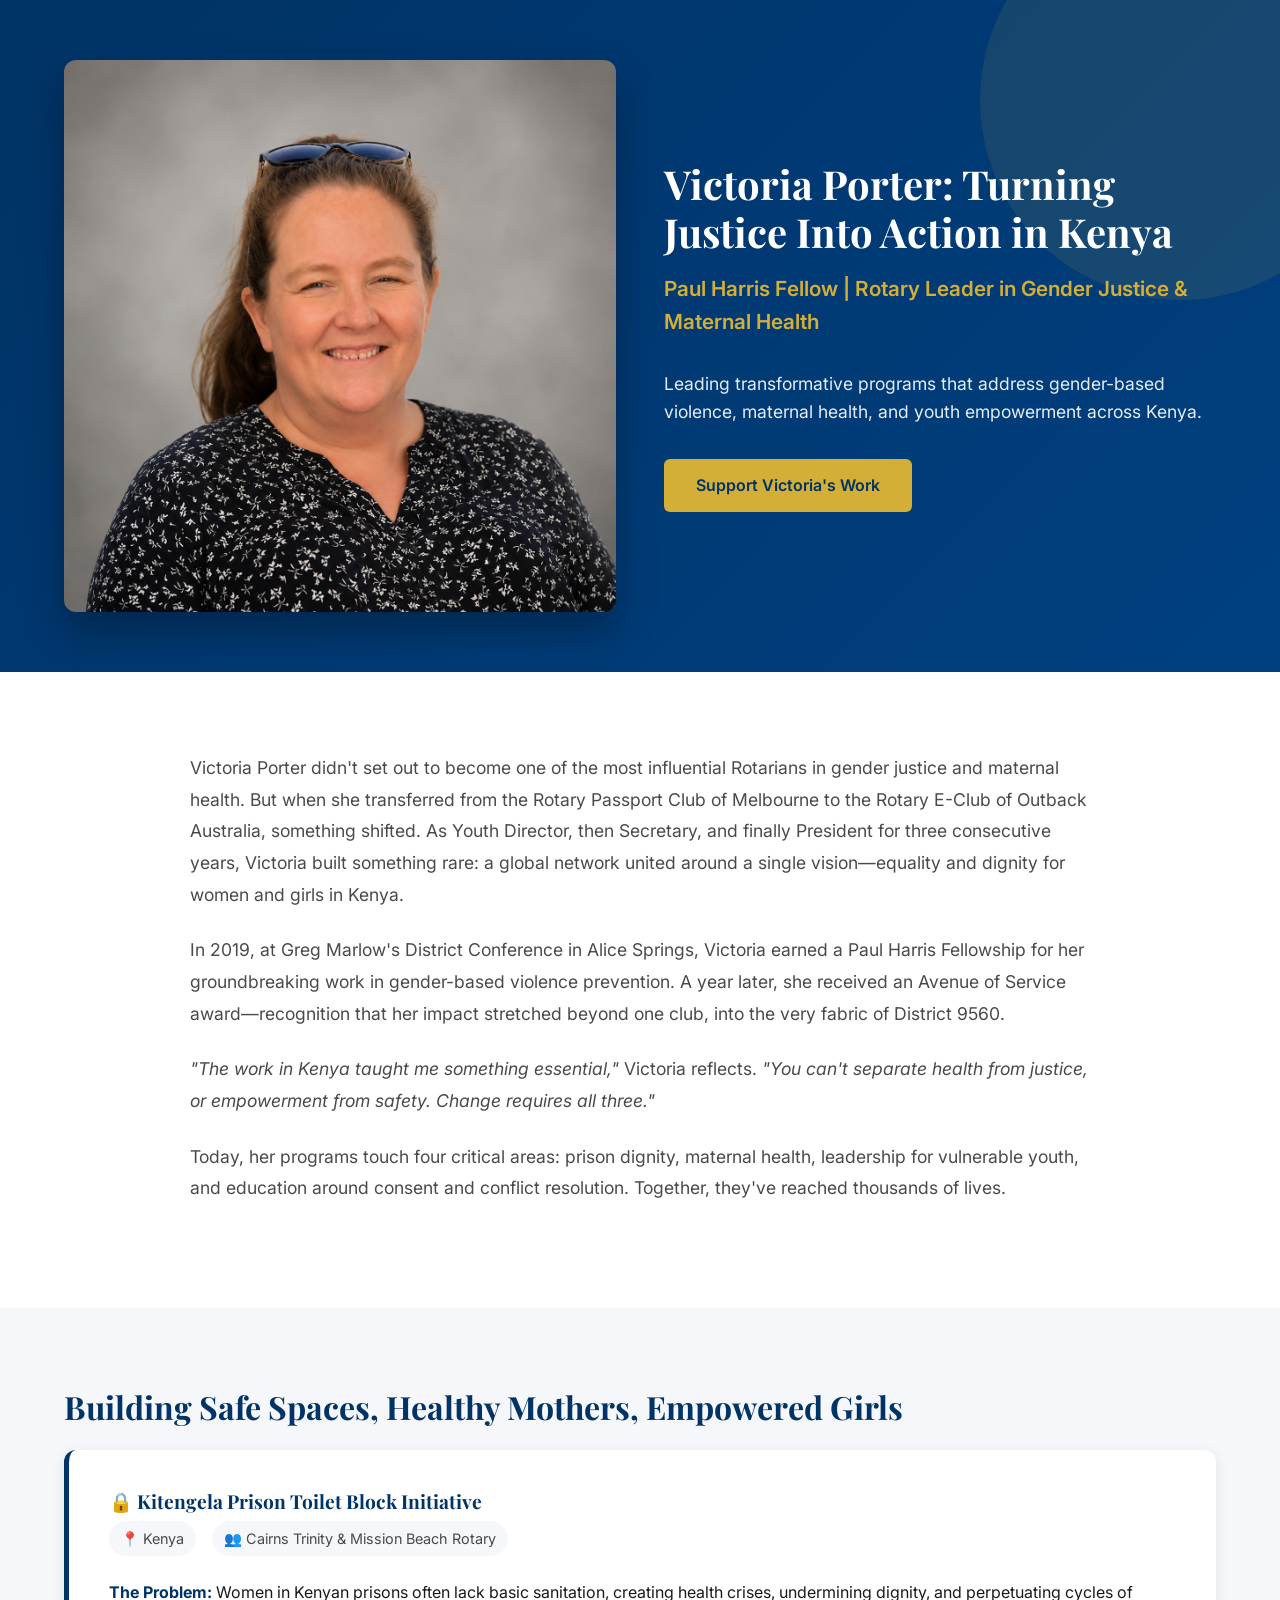
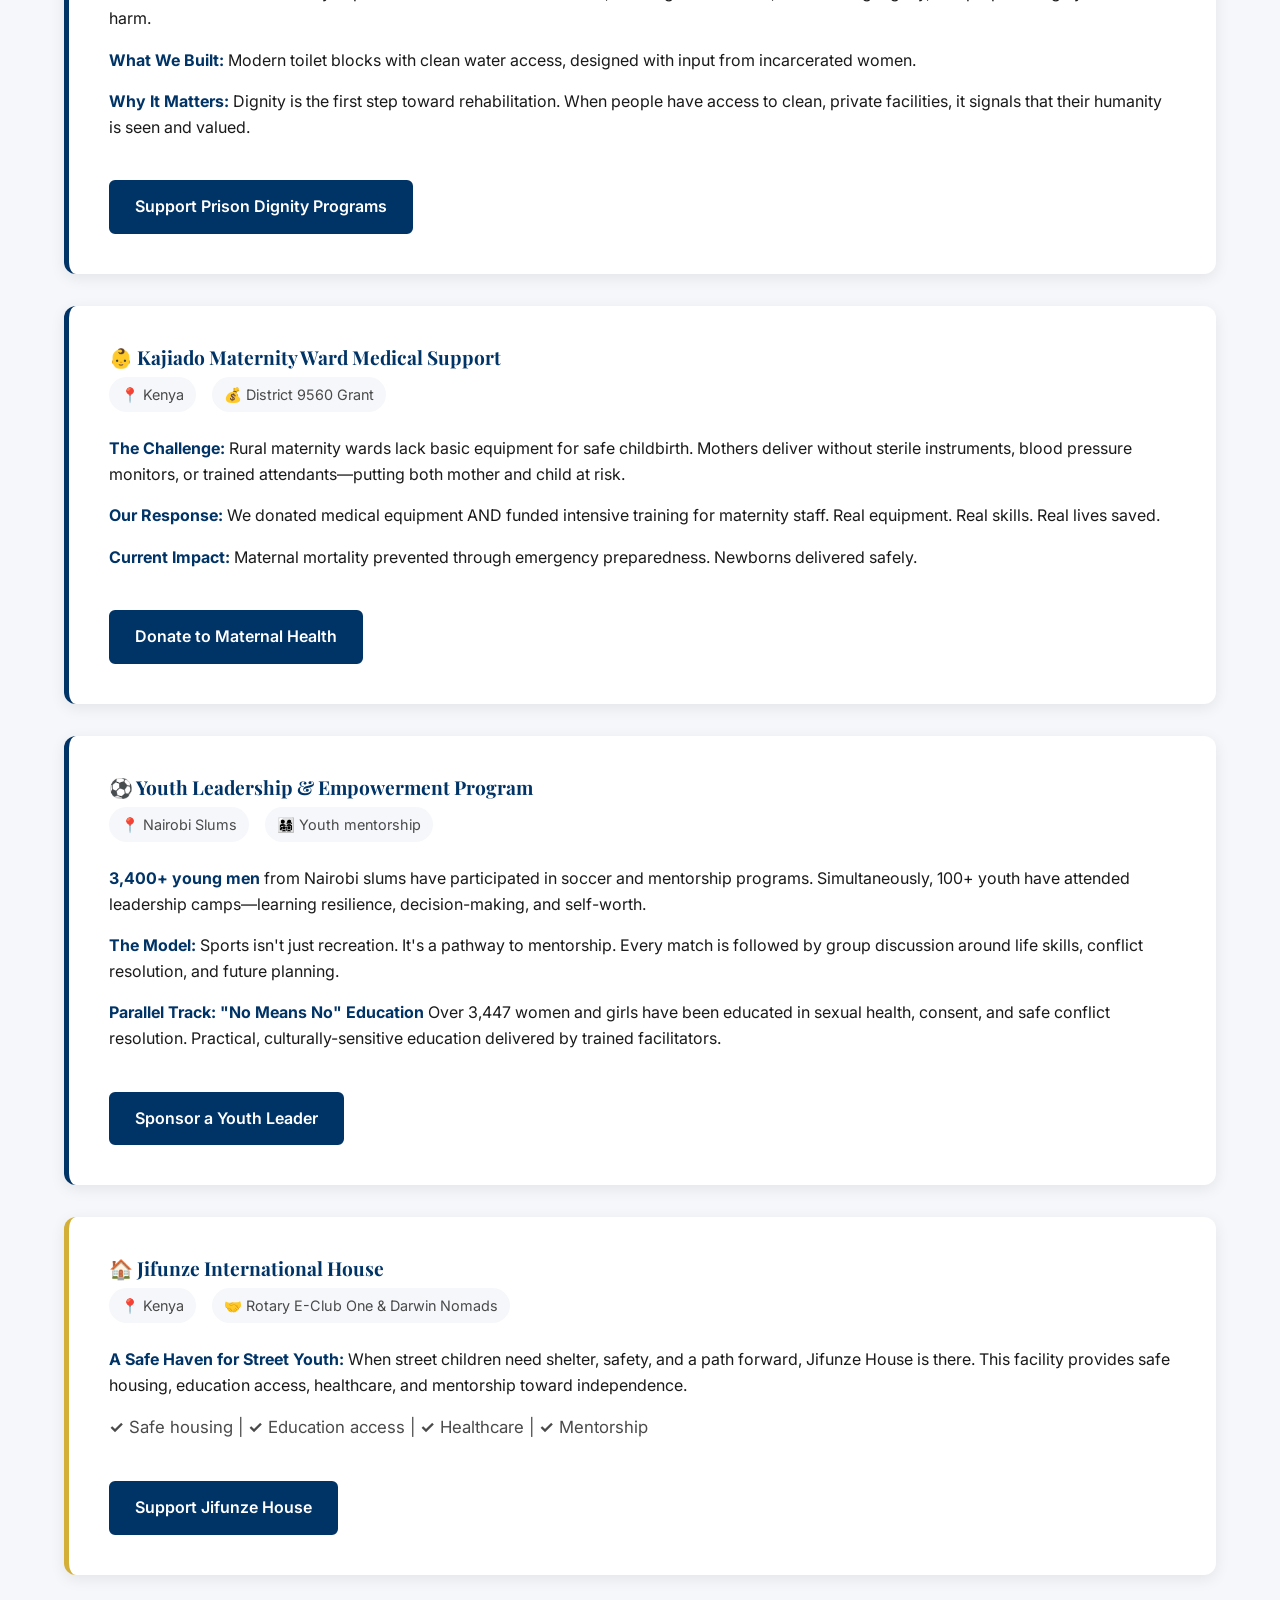
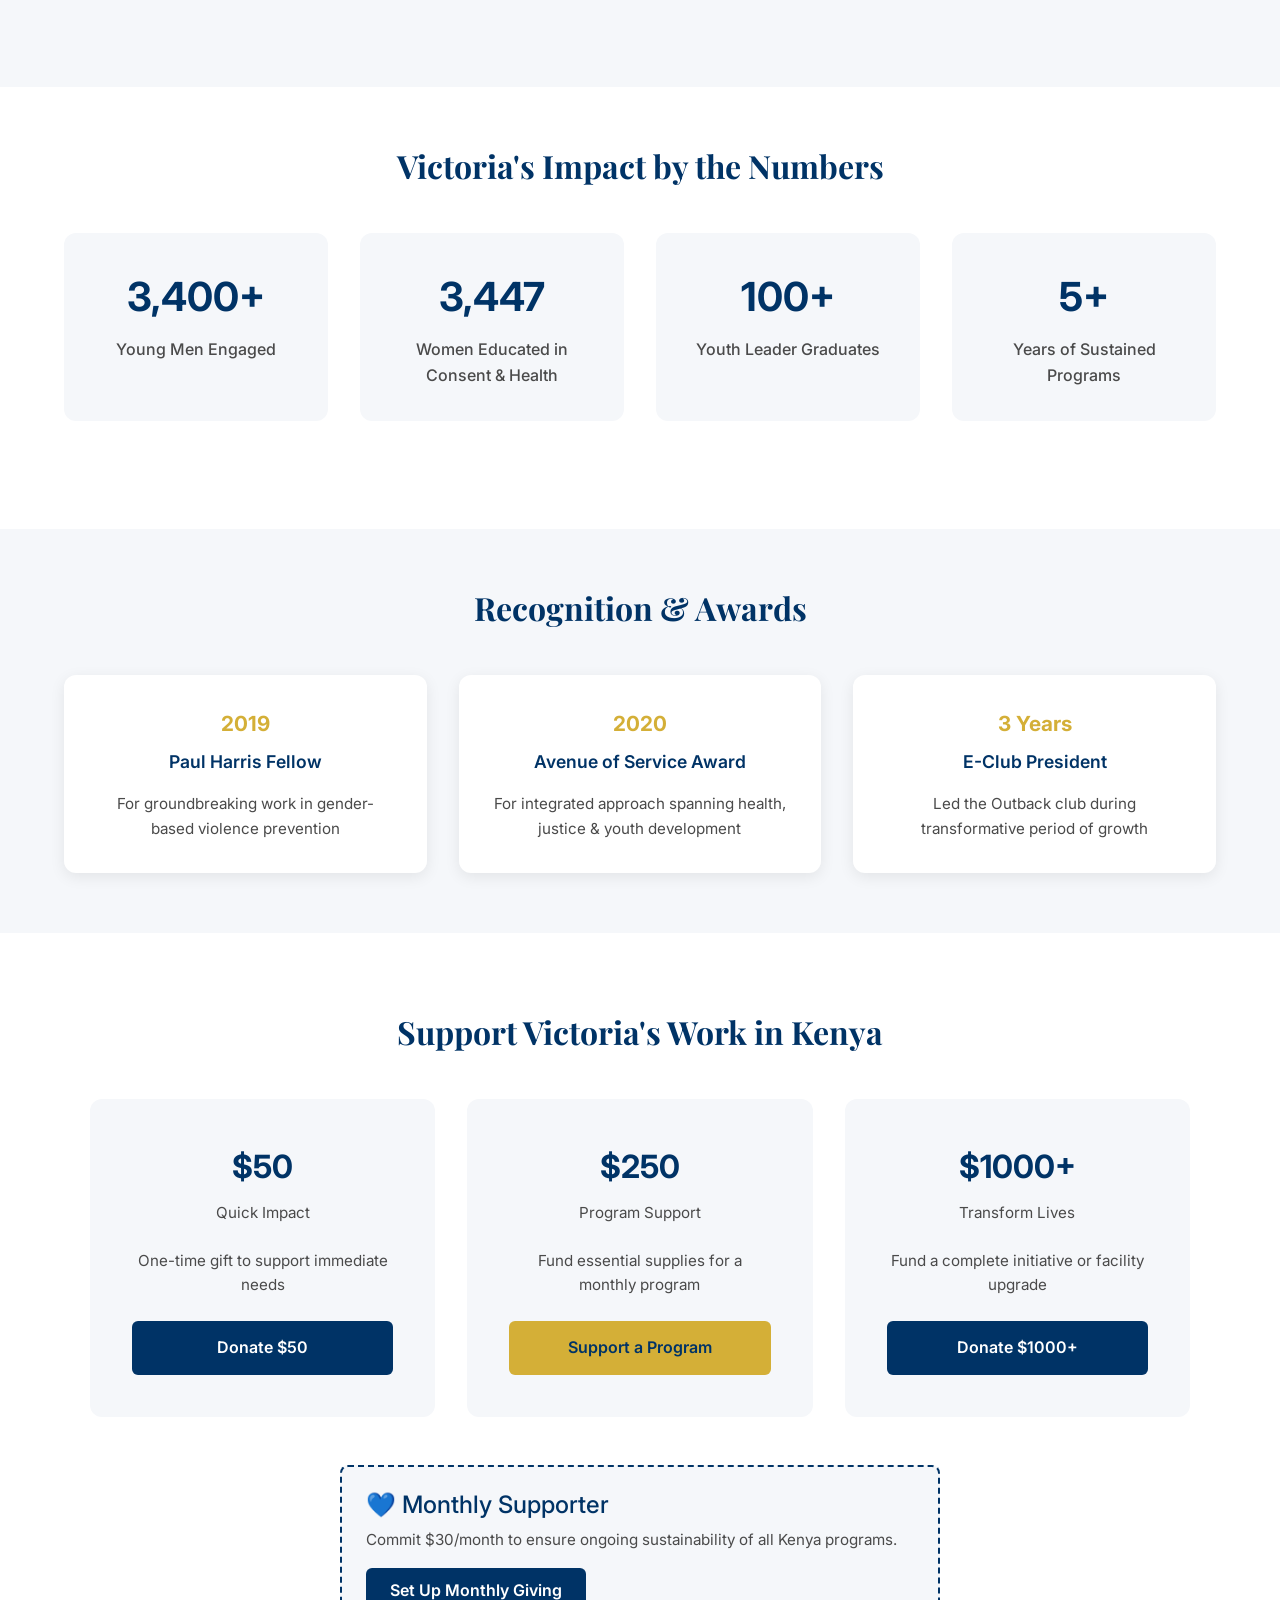
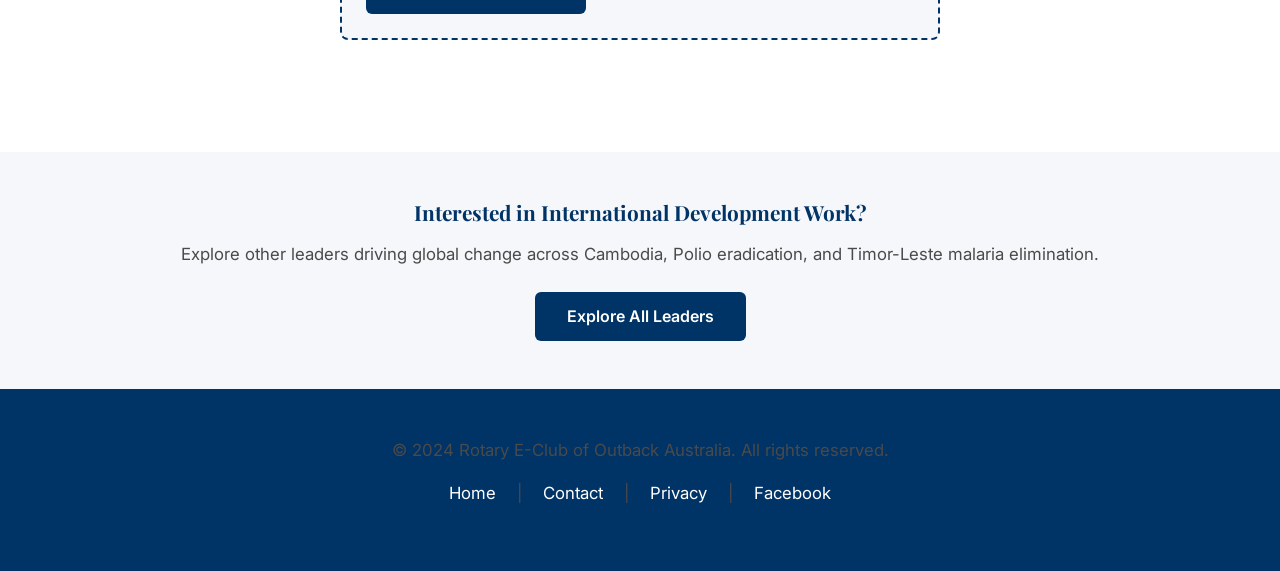
<file: leader-page-victoria-template.html>
<!DOCTYPE html>
<html lang="en">
<head>
    <meta charset="UTF-8">
    <meta name="viewport" content="width=device-width, initial-scale=1.0">
    <meta name="description" content="Victoria Porter leads transformative gender justice and maternal health programs in Kenya. See her impact across 3,400+ youth, prison dignity, and women's empowerment.">
    <title>Victoria Porter — Kenya Gender Justice & Maternal Health Leader | Rotary</title>
    
    <!-- Bootstrap 5.3 -->
    <link href="https://cdn.jsdelivr.net/npm/bootstrap@5.3.0/dist/css/bootstrap.min.css" rel="stylesheet">
    
    <!-- Google Fonts -->
    <link href="https://fonts.googleapis.com/css2?family=Inter:wght@300;400;600;700&family=Playfair+Display:wght@700&display=swap" rel="stylesheet">
    
    <style>
        /* VARIABLES & TYPOGRAPHY */
        :root {
            --primary-blue: #003366;
            --accent-gold: #D4AF37;
            --light-bg: #F5F7FA;
            --dark-text: #1A1A1A;
            --medium-text: #4A4A4A;
            --light-text: #757575;
            --accent-teal: #16a085;
        }

        body {
            font-family: 'Inter', sans-serif;
            color: var(--dark-text);
            line-height: 1.6;
        }

        h1, h2, h3 {
            font-family: 'Playfair Display', serif;
            font-weight: 700;
            color: var(--primary-blue);
        }

        h1 { font-size: 2.5rem; margin-bottom: 0.5rem; }
        h2 { font-size: 2rem; margin-bottom: 1.5rem; }
        h3 { font-size: 1.3rem; margin-bottom: 1rem; }

        p { color: var(--medium-text); font-size: 1.05rem; }

        /* HERO */
        .hero-leader {
            background: linear-gradient(135deg, var(--primary-blue) 0%, #004080 100%);
            color: white;
            padding: 60px 0;
            position: relative;
            overflow: hidden;
        }

        .hero-leader::before {
            content: '';
            position: absolute;
            right: -100px;
            top: -100px;
            width: 400px;
            height: 400px;
            background: rgba(212, 175, 55, 0.1);
            border-radius: 50%;
            z-index: 0;
        }

        .hero-leader-content {
            position: relative;
            z-index: 1;
            display: grid;
            grid-template-columns: 1fr 1fr;
            gap: 3rem;
            align-items: center;
        }

        .hero-leader-image img {
            width: 100%;
            border-radius: 12px;
            box-shadow: 0 20px 40px rgba(0, 0, 0, 0.3);
        }

        .hero-leader-text h1 {
            color: white;
            line-height: 1.2;
            margin-bottom: 1rem;
        }

        .hero-tagline {
            font-size: 1.3rem;
            color: var(--accent-gold);
            font-weight: 600;
            margin-bottom: 2rem;
        }

        .hero-subtitle {
            color: rgba(255, 255, 255, 0.9);
            font-size: 1.1rem;
            margin-bottom: 2rem;
        }

        .hero-buttons {
            display: flex;
            gap: 1rem;
            flex-wrap: wrap;
        }

        .btn-hero-primary {
            background: var(--accent-gold);
            color: var(--primary-blue);
            padding: 14px 32px;
            font-weight: 600;
            border: none;
            border-radius: 6px;
            font-size: 1rem;
            cursor: pointer;
            transition: all 0.3s ease;
            text-decoration: none;
            display: inline-block;
        }

        .btn-hero-primary:hover {
            background: white;
            color: var(--primary-blue);
            transform: translateY(-2px);
            box-shadow: 0 10px 25px rgba(0, 0, 0, 0.2);
        }

        @media (max-width: 768px) {
            .hero-leader-content {
                grid-template-columns: 1fr;
            }
            h1 { font-size: 1.8rem; }
        }

        /* INTRO */
        .section-intro {
            padding: 80px 0;
            background: white;
        }

        .intro-content {
            max-width: 900px;
            margin: 0 auto;
        }

        .intro-content p {
            margin-bottom: 1.5rem;
            font-size: 1.1rem;
            line-height: 1.8;
        }

        /* PROJECTS */
        .section-projects {
            padding: 80px 0;
            background: var(--light-bg);
        }

        .project-card {
            background: white;
            border-radius: 12px;
            padding: 2.5rem;
            margin-bottom: 2rem;
            border-left: 5px solid var(--primary-blue);
            transition: all 0.3s ease;
            box-shadow: 0 4px 15px rgba(0, 0, 0, 0.08);
        }

        .project-card:hover {
            transform: translateY(-5px);
            box-shadow: 0 12px 30px rgba(0, 0, 0, 0.15);
        }

        .project-card h3 {
            color: var(--primary-blue);
            margin-bottom: 0.5rem;
            font-size: 1.2rem;
        }

        .project-meta {
            display: flex;
            gap: 1rem;
            margin-bottom: 1.5rem;
            font-size: 0.9rem;
            flex-wrap: wrap;
        }

        .project-meta span {
            background: var(--light-bg);
            padding: 6px 12px;
            border-radius: 20px;
            color: var(--medium-text);
        }

        .project-section {
            margin-bottom: 1rem;
        }

        .project-section strong {
            color: var(--primary-blue);
        }

        .project-cta {
            display: inline-block;
            margin-top: 1.5rem;
            background: var(--primary-blue);
            color: white;
            padding: 12px 24px;
            border-radius: 6px;
            text-decoration: none;
            font-weight: 600;
            transition: all 0.3s ease;
            border: 2px solid var(--primary-blue);
            cursor: pointer;
        }

        .project-cta:hover {
            background: white;
            color: var(--primary-blue);
        }

        /* IMPACT STATS */
        .section-stats {
            padding: 60px 0;
            background: white;
        }

        .stats-grid {
            display: grid;
            grid-template-columns: repeat(auto-fit, minmax(200px, 1fr));
            gap: 2rem;
            margin-bottom: 3rem;
        }

        .stat-card {
            text-align: center;
            padding: 2rem;
            background: var(--light-bg);
            border-radius: 12px;
        }

        .stat-number {
            font-size: 2.5rem;
            font-weight: 700;
            color: var(--primary-blue);
            margin-bottom: 0.5rem;
        }

        .stat-label {
            color: var(--medium-text);
            font-weight: 500;
        }

        /* RECOGNITION */
        .section-recognition {
            padding: 60px 0;
            background: var(--light-bg);
        }

        .recognition-grid {
            display: grid;
            grid-template-columns: repeat(auto-fit, minmax(250px, 1fr));
            gap: 2rem;
        }

        .recognition-card {
            background: white;
            padding: 2rem;
            border-radius: 12px;
            text-align: center;
            box-shadow: 0 4px 15px rgba(0, 0, 0, 0.08);
        }

        .recognition-year {
            font-size: 1.3rem;
            font-weight: 700;
            color: var(--accent-gold);
            margin-bottom: 0.5rem;
        }

        .recognition-title {
            font-size: 1.1rem;
            color: var(--primary-blue);
            font-weight: 600;
            margin-bottom: 1rem;
        }

        .recognition-desc {
            color: var(--medium-text);
            font-size: 0.95rem;
        }

        /* DONATION SECTION */
        .section-support {
            padding: 80px 0;
            background: white;
        }

        .support-container {
            max-width: 1100px;
            margin: 0 auto;
        }

        .donation-tiers {
            display: grid;
            grid-template-columns: repeat(auto-fit, minmax(250px, 1fr));
            gap: 2rem;
            margin-bottom: 3rem;
        }

        .donation-tier {
            background: var(--light-bg);
            padding: 2.5rem;
            border-radius: 12px;
            text-align: center;
            border: 2px solid transparent;
            transition: all 0.3s ease;
        }

        .donation-tier:hover {
            border-color: var(--primary-blue);
            transform: translateY(-5px);
            box-shadow: 0 10px 25px rgba(0, 0, 0, 0.1);
        }

        .donation-amount {
            font-size: 2rem;
            font-weight: 700;
            color: var(--primary-blue);
            margin-bottom: 0.5rem;
        }

        .donation-label {
            color: var(--medium-text);
            margin-bottom: 1.5rem;
            font-size: 0.95rem;
        }

        .btn-donate {
            background: var(--primary-blue);
            color: white;
            border: none;
            padding: 14px 28px;
            border-radius: 6px;
            font-weight: 600;
            cursor: pointer;
            width: 100%;
            transition: all 0.3s ease;
            text-decoration: none;
            display: inline-block;
            font-size: 1rem;
        }

        .btn-donate:hover {
            background: var(--accent-gold);
            color: var(--primary-blue);
            transform: translateY(-2px);
        }

        .container-lg { max-width: 1200px; margin: 0 auto; padding: 0 1.5rem; }

        /* FOOTER */
        .site-footer {
            background: var(--primary-blue);
            color: white;
            padding: 3rem 0;
            text-align: center;
        }

        .site-footer a {
            color: white;
            text-decoration: none;
            margin: 0 1rem;
        }

        .site-footer a:hover {
            color: var(--accent-gold);
        }
    </style>
</head>
<body>

<!-- HERO SECTION -->
<section class="hero-leader">
    <div class="container-lg">
        <div class="hero-leader-content">
            <div class="hero-leader-image">
                <img src="/images/leaders/victoria-porter.jpg" alt="Victoria Porter, Kenya Programs Leader">
            </div>
            <div class="hero-leader-text">
                <h1>Victoria Porter: Turning Justice Into Action in Kenya</h1>
                <p class="hero-tagline">Paul Harris Fellow | Rotary Leader in Gender Justice & Maternal Health</p>
                <p class="hero-subtitle">Leading transformative programs that address gender-based violence, maternal health, and youth empowerment across Kenya.</p>
                <div class="hero-buttons">
                    <a href="#donate" class="btn-hero-primary">Support Victoria's Work</a>
                </div>
            </div>
        </div>
    </div>
</section>

<!-- INTRODUCTION -->
<section class="section-intro">
    <div class="container-lg">
        <div class="intro-content">
            <p>Victoria Porter didn't set out to become one of the most influential Rotarians in gender justice and maternal health. But when she transferred from the Rotary Passport Club of Melbourne to the Rotary E-Club of Outback Australia, something shifted. As Youth Director, then Secretary, and finally President for three consecutive years, Victoria built something rare: a global network united around a single vision—equality and dignity for women and girls in Kenya.</p>

            <p>In 2019, at Greg Marlow's District Conference in Alice Springs, Victoria earned a Paul Harris Fellowship for her groundbreaking work in gender-based violence prevention. A year later, she received an Avenue of Service award—recognition that her impact stretched beyond one club, into the very fabric of District 9560.</p>

            <p><em>"The work in Kenya taught me something essential,"</em> Victoria reflects. <em>"You can't separate health from justice, or empowerment from safety. Change requires all three."</em></p>

            <p>Today, her programs touch four critical areas: prison dignity, maternal health, leadership for vulnerable youth, and education around consent and conflict resolution. Together, they've reached thousands of lives.</p>
        </div>
    </div>
</section>

<!-- PROJECTS SECTION -->
<section class="section-projects">
    <div class="container-lg">
        <h2>Building Safe Spaces, Healthy Mothers, Empowered Girls</h2>

        <!-- Project 1 -->
        <div class="project-card">
            <h3>🔒 Kitengela Prison Toilet Block Initiative</h3>
            <div class="project-meta">
                <span>📍 Kenya</span>
                <span>👥 Cairns Trinity & Mission Beach Rotary</span>
            </div>
            <div class="project-section">
                <strong>The Problem:</strong> Women in Kenyan prisons often lack basic sanitation, creating health crises, undermining dignity, and perpetuating cycles of harm.
            </div>
            <div class="project-section">
                <strong>What We Built:</strong> Modern toilet blocks with clean water access, designed with input from incarcerated women.
            </div>
            <div class="project-section">
                <strong>Why It Matters:</strong> Dignity is the first step toward rehabilitation. When people have access to clean, private facilities, it signals that their humanity is seen and valued.
            </div>
            <a href="#donate" class="project-cta">Support Prison Dignity Programs</a>
        </div>

        <!-- Project 2 -->
        <div class="project-card">
            <h3>👶 Kajiado Maternity Ward Medical Support</h3>
            <div class="project-meta">
                <span>📍 Kenya</span>
                <span>💰 District 9560 Grant</span>
            </div>
            <div class="project-section">
                <strong>The Challenge:</strong> Rural maternity wards lack basic equipment for safe childbirth. Mothers deliver without sterile instruments, blood pressure monitors, or trained attendants—putting both mother and child at risk.
            </div>
            <div class="project-section">
                <strong>Our Response:</strong> We donated medical equipment AND funded intensive training for maternity staff. Real equipment. Real skills. Real lives saved.
            </div>
            <div class="project-section">
                <strong>Current Impact:</strong> Maternal mortality prevented through emergency preparedness. Newborns delivered safely.
            </div>
            <a href="#donate" class="project-cta">Donate to Maternal Health</a>
        </div>

        <!-- Project 3 -->
        <div class="project-card">
            <h3>⚽ Youth Leadership & Empowerment Program</h3>
            <div class="project-meta">
                <span>📍 Nairobi Slums</span>
                <span>👨‍👩‍👧‍👦 Youth mentorship</span>
            </div>
            <div class="project-section">
                <strong>3,400+ young men</strong> from Nairobi slums have participated in soccer and mentorship programs. Simultaneously, 100+ youth have attended leadership camps—learning resilience, decision-making, and self-worth.
            </div>
            <div class="project-section">
                <strong>The Model:</strong> Sports isn't just recreation. It's a pathway to mentorship. Every match is followed by group discussion around life skills, conflict resolution, and future planning.
            </div>
            <div class="project-section">
                <strong>Parallel Track: "No Means No" Education</strong> Over 3,447 women and girls have been educated in sexual health, consent, and safe conflict resolution. Practical, culturally-sensitive education delivered by trained facilitators.
            </div>
            <a href="#donate" class="project-cta">Sponsor a Youth Leader</a>
        </div>

        <!-- Project 4 -->
        <div class="project-card" style="border-left-color: var(--accent-gold);">
            <h3>🏠 Jifunze International House</h3>
            <div class="project-meta">
                <span>📍 Kenya</span>
                <span>🤝 Rotary E-Club One & Darwin Nomads</span>
            </div>
            <div class="project-section">
                <strong>A Safe Haven for Street Youth:</strong> When street children need shelter, safety, and a path forward, Jifunze House is there. This facility provides safe housing, education access, healthcare, and mentorship toward independence.
            </div>
            <p style="color: var(--medium-text); margin-top: 1rem;">
                <strong>✓</strong> Safe housing | 
                <strong>✓</strong> Education access | 
                <strong>✓</strong> Healthcare | 
                <strong>✓</strong> Mentorship
            </p>
            <a href="#donate" class="project-cta">Support Jifunze House</a>
        </div>
    </div>
</section>

<!-- IMPACT STATS -->
<section class="section-stats">
    <div class="container-lg">
        <h2 style="text-align: center; margin-bottom: 3rem;">Victoria's Impact by the Numbers</h2>
        
        <div class="stats-grid">
            <div class="stat-card">
                <div class="stat-number">3,400+</div>
                <div class="stat-label">Young Men Engaged</div>
            </div>
            <div class="stat-card">
                <div class="stat-number">3,447</div>
                <div class="stat-label">Women Educated in Consent & Health</div>
            </div>
            <div class="stat-card">
                <div class="stat-number">100+</div>
                <div class="stat-label">Youth Leader Graduates</div>
            </div>
            <div class="stat-card">
                <div class="stat-number">5+</div>
                <div class="stat-label">Years of Sustained Programs</div>
            </div>
        </div>
    </div>
</section>

<!-- RECOGNITION -->
<section class="section-recognition">
    <div class="container-lg">
        <h2 style="text-align: center; margin-bottom: 3rem;">Recognition & Awards</h2>
        
        <div class="recognition-grid">
            <div class="recognition-card">
                <div class="recognition-year">2019</div>
                <div class="recognition-title">Paul Harris Fellow</div>
                <div class="recognition-desc">For groundbreaking work in gender-based violence prevention</div>
            </div>
            <div class="recognition-card">
                <div class="recognition-year">2020</div>
                <div class="recognition-title">Avenue of Service Award</div>
                <div class="recognition-desc">For integrated approach spanning health, justice & youth development</div>
            </div>
            <div class="recognition-card">
                <div class="recognition-year">3 Years</div>
                <div class="recognition-title">E-Club President</div>
                <div class="recognition-desc">Led the Outback club during transformative period of growth</div>
            </div>
        </div>
    </div>
</section>

<!-- DONATION SECTION -->
<section class="section-support" id="donate">
    <div class="support-container">
        <h2 style="text-align: center; margin-bottom: 3rem;">Support Victoria's Work in Kenya</h2>
        
        <div class="donation-tiers">
            <div class="donation-tier">
                <div class="donation-amount">$50</div>
                <div class="donation-label">Quick Impact</div>
                <p style="color: var(--medium-text); font-size: 0.95rem; margin-bottom: 1.5rem;">One-time gift to support immediate needs</p>
                <button class="btn-donate" onclick="alert('Redirecting to donation platform...')">
                    Donate $50
                </button>
            </div>

            <div class="donation-tier">
                <div class="donation-amount">$250</div>
                <div class="donation-label">Program Support</div>
                <p style="color: var(--medium-text); font-size: 0.95rem; margin-bottom: 1.5rem;">Fund essential supplies for a monthly program</p>
                <button class="btn-donate" style="background: var(--accent-gold); color: var(--primary-blue);" onclick="alert('Redirecting to donation platform...')">
                    Support a Program
                </button>
            </div>

            <div class="donation-tier">
                <div class="donation-amount">$1000+</div>
                <div class="donation-label">Transform Lives</div>
                <p style="color: var(--medium-text); font-size: 0.95rem; margin-bottom: 1.5rem;">Fund a complete initiative or facility upgrade</p>
                <button class="btn-donate" onclick="alert('Redirecting to donation platform...')">
                    Donate $1000+
                </button>
            </div>
        </div>

        <div style="max-width: 600px; margin: 2rem auto; padding: 1.5rem; background: var(--light-bg); border-radius: 8px; border: 2px dashed var(--primary-blue);">
            <h4 style="color: var(--primary-blue); margin-bottom: 0.5rem;">💙 Monthly Supporter</h4>
            <p style="color: var(--medium-text); font-size: 0.95rem; margin-bottom: 1rem;">Commit $30/month to ensure ongoing sustainability of all Kenya programs.</p>
            <button class="btn-donate" style="width: auto; padding: 10px 24px;" onclick="alert('Redirecting to monthly giving...')">
                Set Up Monthly Giving
            </button>
        </div>
    </div>
</section>

<!-- FOOTER CTA -->
<section style="padding: 3rem 0; background: var(--light-bg); text-align: center;">
    <div class="container-lg">
        <h3>Interested in International Development Work?</h3>
        <p style="color: var(--medium-text); margin-bottom: 1.5rem;">Explore other leaders driving global change across Cambodia, Polio eradication, and Timor-Leste malaria elimination.</p>
        <a href="/leaders" style="display: inline-block; background: var(--primary-blue); color: white; padding: 12px 32px; border-radius: 6px; text-decoration: none; font-weight: 600;">
            Explore All Leaders
        </a>
    </div>
</section>

<!-- FOOTER -->
<footer class="site-footer">
    <div class="container-lg">
        <p style="margin-bottom: 1rem;">© 2024 Rotary E-Club of Outback Australia. All rights reserved.</p>
        <p>
            <a href="/">Home</a> | 
            <a href="/contact">Contact</a> | 
            <a href="/privacy">Privacy</a> | 
            <a href="/facebook" target="_blank">Facebook</a>
        </p>
    </div>
</footer>

<!-- Bootstrap JS -->
<script src="https://cdn.jsdelivr.net/npm/bootstrap@5.3.0/dist/js/bootstrap.bundle.min.js"></script>

</body>
</html>
</file>
